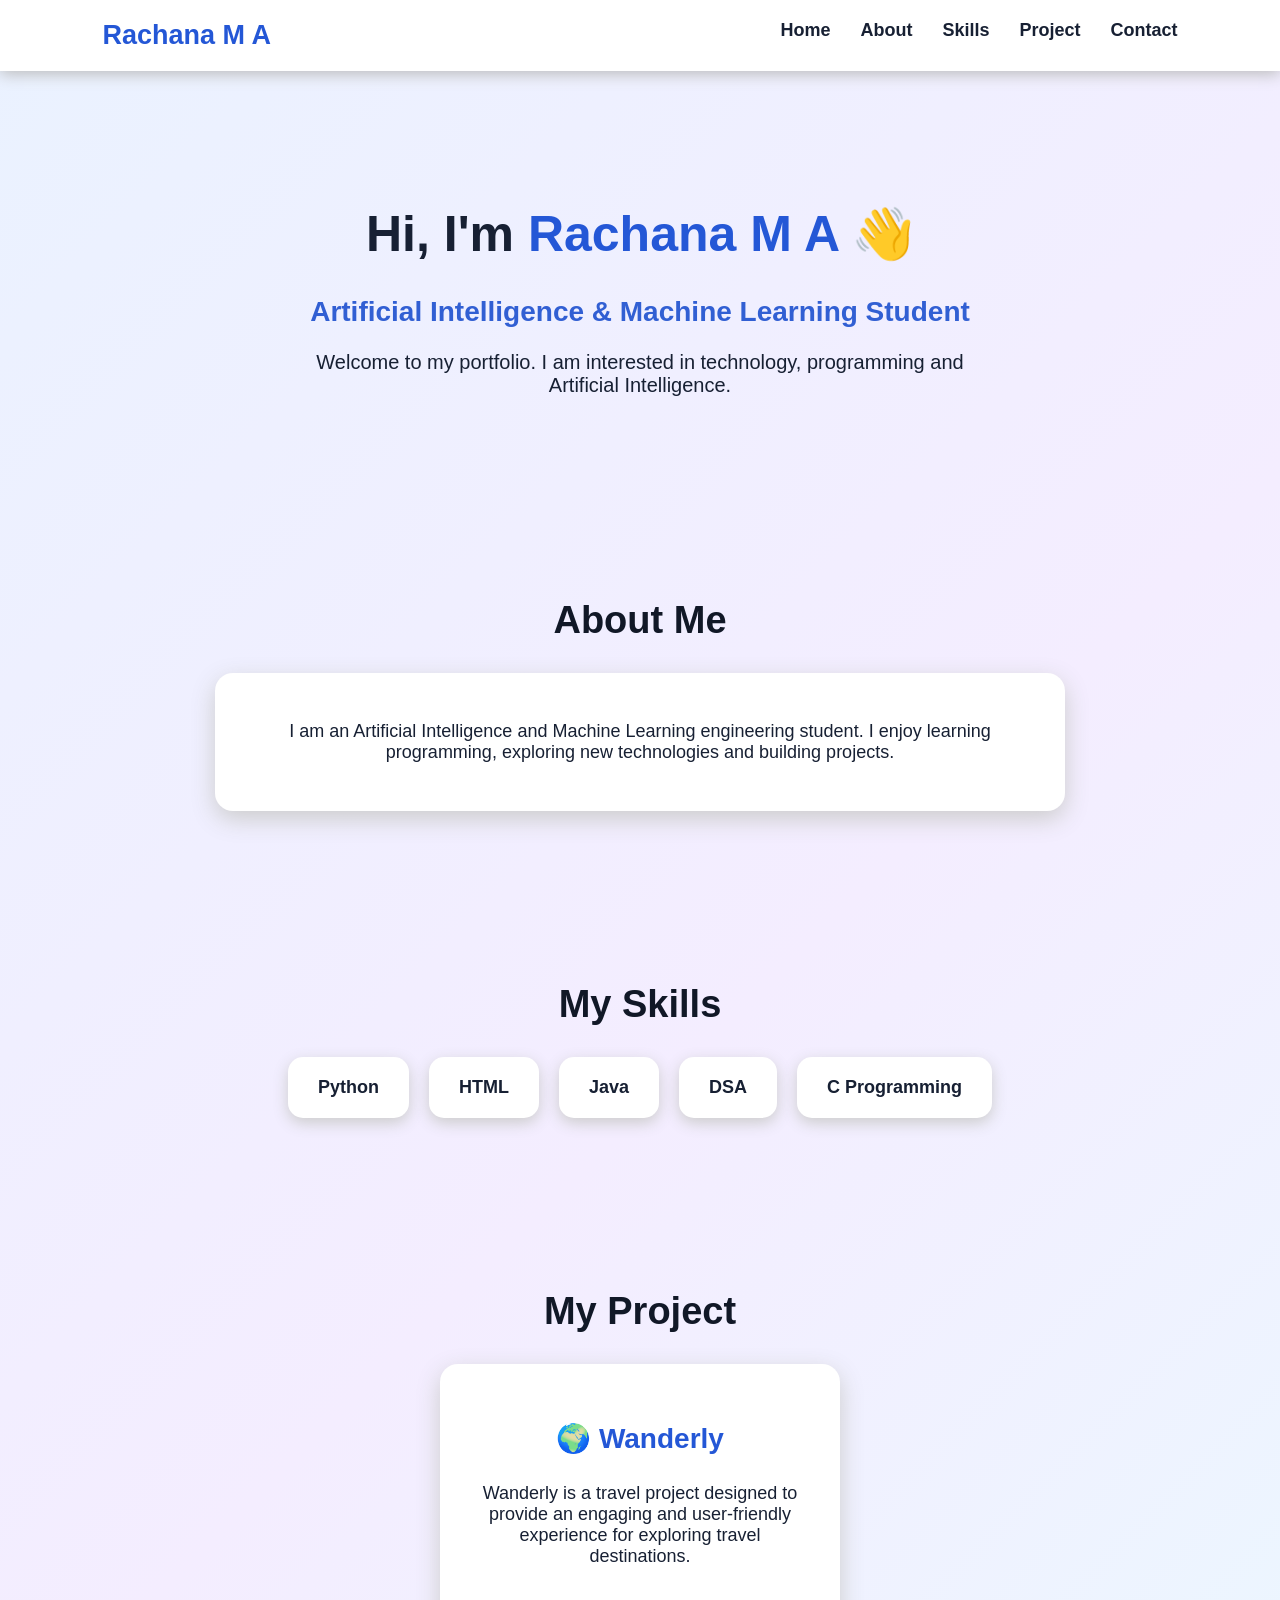
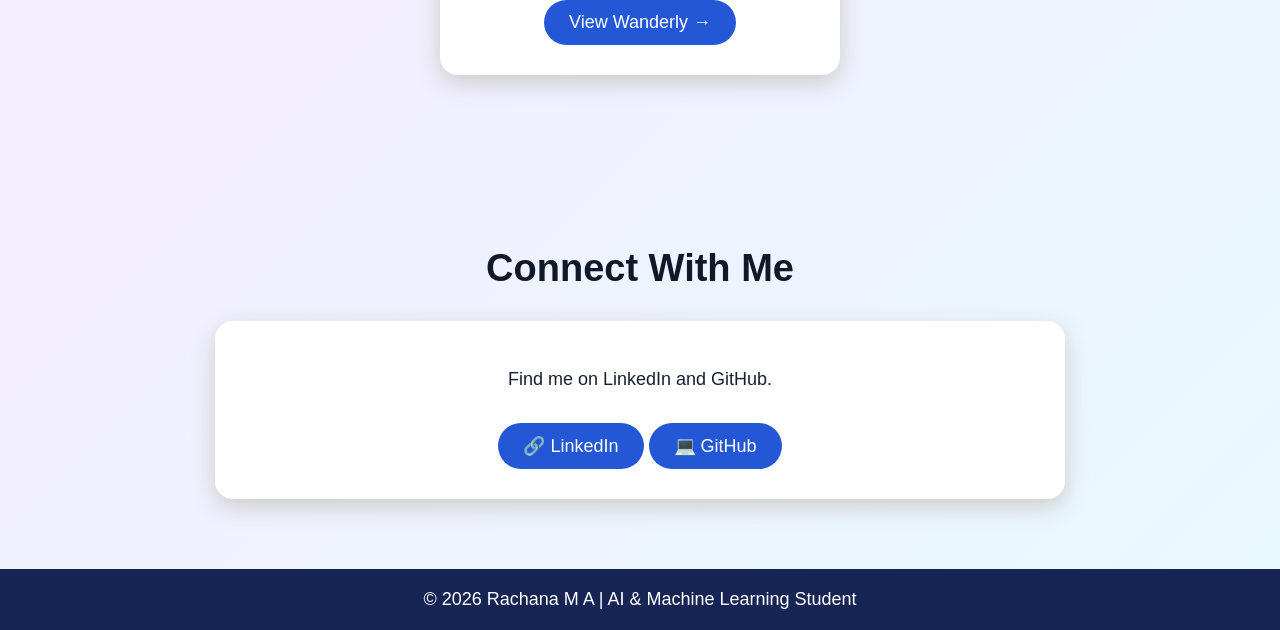
<file: index.html>
<!DOCTYPE html>
<html>
<head>
    <title>Rachana M A | Portfolio</title>

    <style>
        * {
            box-sizing: border-box;
            scroll-behavior: smooth;
        }

        body {
            margin: 0;
            font-family: Arial, sans-serif;
            color: #172033;
            background: linear-gradient(135deg, #eaf2ff, #f4edff, #e8faff);
            font-size: 18px;
        }

        nav {
            background: white;
            padding: 20px 8%;
            display: flex;
            justify-content: space-between;
            box-shadow: 0 3px 15px #bbb;
        }

        nav h2 {
            color: #2457d6;
            margin: 0;
        }

        nav a {
            color: #172033;
            text-decoration: none;
            margin-left: 25px;
            font-weight: bold;
        }

        nav a:hover {
            color: #2457d6;
        }

        .home {
            text-align: center;
            padding: 100px 20px;
        }

        .home h1 {
            font-size: 50px;
        }

        .home span {
            color: #2457d6;
        }

        .home h2 {
            color: #315fd3;
            font-size: 28px;
        }

        .home p {
            max-width: 700px;
            margin: auto;
            font-size: 20px;
        }

        section {
            padding: 70px 8%;
            text-align: center;
        }

        section h2 {
            font-size: 38px;
            color: #111827;
        }

        .box {
            background: white;
            max-width: 850px;
            margin: auto;
            padding: 30px;
            border-radius: 18px;
            box-shadow: 0 8px 25px #ccc;
        }

        .skills {
            display: flex;
            justify-content: center;
            flex-wrap: wrap;
            gap: 20px;
        }

        .skill {
            background: white;
            padding: 20px 30px;
            border-radius: 15px;
            font-weight: bold;
            box-shadow: 0 5px 15px #ccc;
        }

        .skill:hover {
            background: #2457d6;
            color: white;
        }

        .project {
            background: white;
            max-width: 400px;
            margin: auto;
            padding: 30px;
            border-radius: 18px;
            box-shadow: 0 8px 25px #ccc;
        }

        .project h3 {
            color: #2457d6;
            font-size: 28px;
        }

        .button {
            display: inline-block;
            background: #2457d6;
            color: white;
            padding: 12px 25px;
            border-radius: 25px;
            text-decoration: none;
            margin-top: 15px;
        }

        .button:hover {
            background: #1742ad;
        }

        footer {
            background: #172554;
            color: white;
            text-align: center;
            padding: 20px;
        }
    </style>
</head>

<body>

    <nav>
        <h2>Rachana M A</h2>

        <div>
            <a href="#home">Home</a>
            <a href="#about">About</a>
            <a href="#skills">Skills</a>
            <a href="#project">Project</a>
            <a href="#contact">Contact</a>
        </div>
    </nav>


    <div class="home" id="home">

        <h1>Hi, I'm <span>Rachana M A</span> 👋</h1>

        <h2>Artificial Intelligence & Machine Learning Student</h2>

        <p>
            Welcome to my portfolio. I am interested in technology,
            programming and Artificial Intelligence.
        </p>

    </div>


    <section id="about">

        <h2>About Me</h2>

        <div class="box">

            <p>
                I am an Artificial Intelligence and Machine Learning
                engineering student. I enjoy learning programming,
                exploring new technologies and building projects.
            </p>

        </div>

    </section>


    <section id="skills">

        <h2>My Skills</h2>

        <div class="skills">

            <div class="skill">Python</div>

            <div class="skill">HTML</div>

            <div class="skill">Java</div>

            <div class="skill">DSA</div>

            <div class="skill">C Programming</div>

        </div>

    </section>


    <section id="project">

        <h2>My Project</h2>

        <div class="project">

            <h3>🌍 Wanderly</h3>

            <p>
                Wanderly is a travel project designed to provide
                an engaging and user-friendly experience for
                exploring travel destinations.
            </p>

            <a class="button"
               href="https://rachana17-anand.github.io/rachana17-anand/"
               target="_blank">
                View Wanderly →
            </a>

        </div>

    </section>


    <section id="contact">

        <h2>Connect With Me</h2>

        <div class="box">

            <p>Find me on LinkedIn and GitHub.</p>

            <a class="button"
               href="https://www.linkedin.com/in/rachana-m-a-485a963a2/"
               target="_blank">
                🔗 LinkedIn
            </a>

            <a class="button"
               href="https://github.com/rachana17-anand"
               target="_blank">
                💻 GitHub
            </a>

        </div>

    </section>


    <footer>
        © 2026 Rachana M A | AI & Machine Learning Student
    </footer>

</body>
</html>
</file>
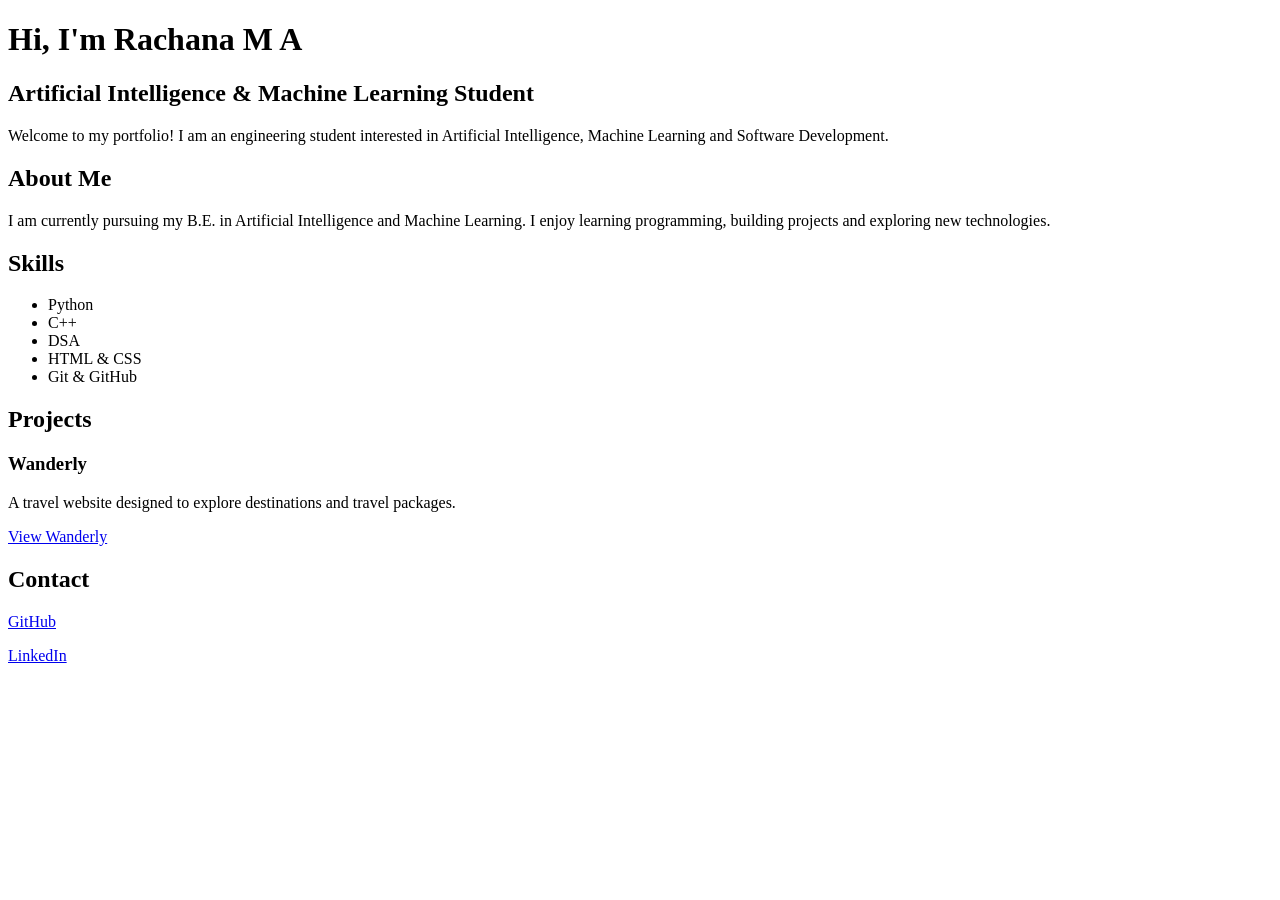
<file: about.html>
<!DOCTYPE html>
<html lang="en">
<head>
    <meta charset="UTF-8">
    <meta name="viewport" content="width=device-width, initial-scale=1.0">
    <title>Rachana M A | Portfolio</title>
</head>

<body>

    <h1>Hi, I'm Rachana M A</h1>

    <h2>Artificial Intelligence & Machine Learning Student</h2>

    <p>
        Welcome to my portfolio! I am an engineering student interested
        in Artificial Intelligence, Machine Learning and Software Development.
    </p>

    <h2>About Me</h2>
    <p>
        I am currently pursuing my B.E. in Artificial Intelligence and Machine Learning.
        I enjoy learning programming, building projects and exploring new technologies.
    </p>

    <h2>Skills</h2>
    <ul>
        <li>Python</li>
        <li>C++</li>
        <li>DSA</li>
        <li>HTML & CSS</li>
        <li>Git & GitHub</li>
    </ul>

    <h2>Projects</h2>

    <h3>Wanderly</h3>
    <p>A travel website designed to explore destinations and travel packages.</p>

    <a href="https://rachana17-anand.github.io/rachana17-anand/" target="_blank">
        View Wanderly
    </a>

    <h2>Contact</h2>

    <p>
        <a href="https://github.com/rachana17-anand" target="_blank">GitHub</a>
    </p>

    <p>
        <a href="https://www.linkedin.com/" target="_blank">LinkedIn</a>
    </p>

</body>
</html>
</file>
